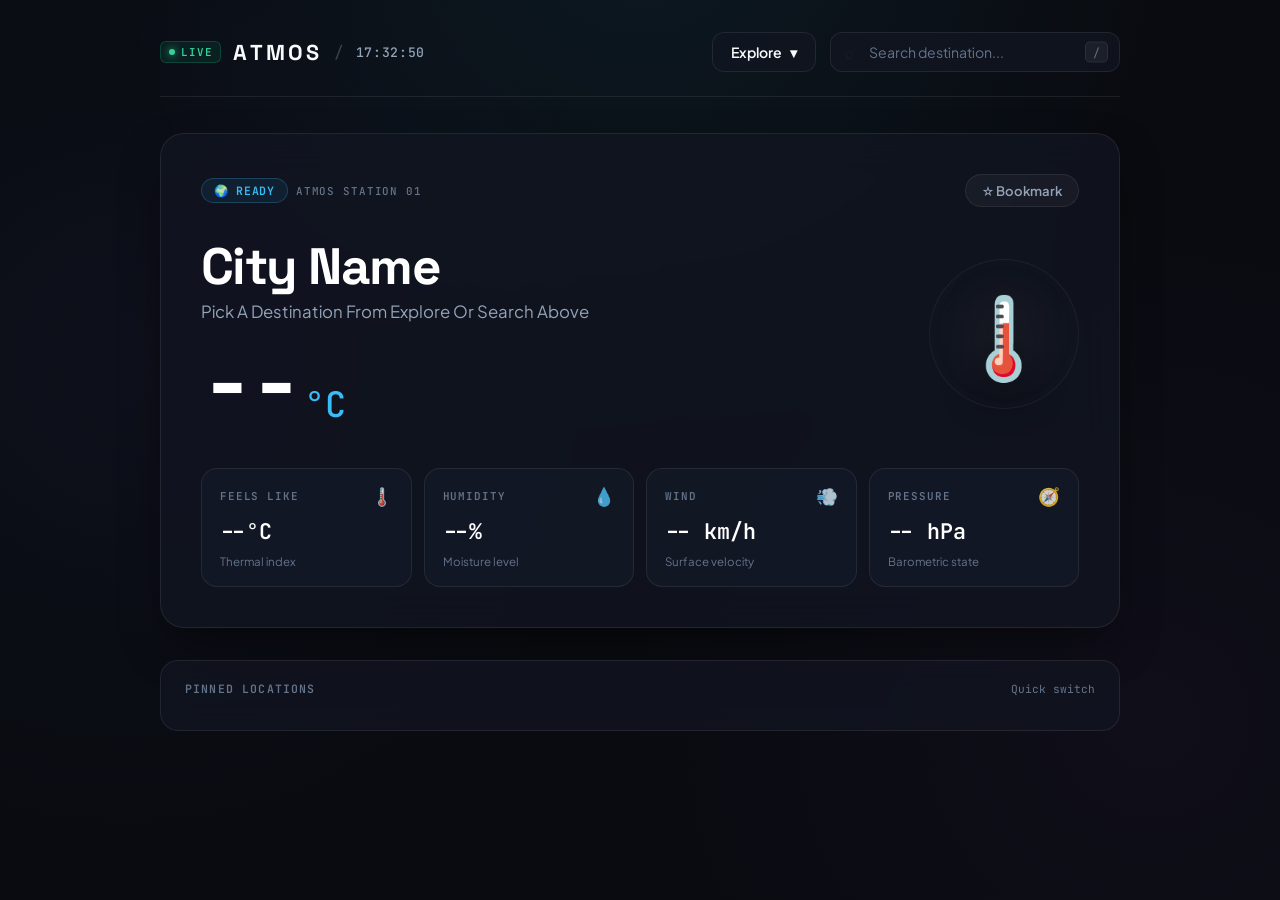
<file: WeatherDashboard/wwwroot/index.html>
<!DOCTYPE html>
<html lang="tr">
<head>
    <meta charset="UTF-8" />
    <meta name="viewport" content="width=device-width, initial-scale=1.0" />
    <title>ATMOS — Weather Intelligence</title>
    <link rel="preconnect" href="https://fonts.googleapis.com" />
    <link rel="preconnect" href="https://fonts.gstatic.com" crossorigin />
    <link href="https://fonts.googleapis.com/css2?family=JetBrains+Mono:wght@400;500;600&family=Plus+Jakarta+Sans:wght@400;500;600;700&family=Space+Grotesk:wght@500;600;700&display=swap" rel="stylesheet" />
    <link rel="stylesheet" href="css/style.css" />
</head>
<body>
    <div class="page">

        <header class="app-header">
            <div class="brand">
                <div class="brand-badge"><span class="pulse-dot"></span> LIVE</div>
                <span class="brand-name">ATMOS</span>
                <span class="brand-sep">/</span>
                <span class="live-clock" id="liveClock">--:--</span>
            </div>

            <div class="top-bar">
                <!-- Sol: Countries -->
                <div class="country-area">
                    <button type="button" id="mainCountryBtn" class="main-country-btn">
                        <span>Explore</span> <span>▾</span>
                    </button>
                <div class="country-dropdown">

                    <div class="country-item">
                        <button type="button" class="sub-country-btn">🇹🇷 Turkey</button>
                        <div class="city-menu">
                            <button class="city-btn">Istanbul</button>
                            <button class="city-btn">Ankara</button>
                            <button class="city-btn">Izmir</button>
                            <button class="city-btn">Antalya</button>
                            <button class="city-btn">Bursa</button>
                            <button class="city-btn">Giresun</button>
                            <button class="city-btn">Trabzon</button>
                        </div>
                    </div>

                    <div class="country-item">
                        <button type="button" class="sub-country-btn">🇺🇸 USA</button>
                        <div class="city-menu">
                            <button class="city-btn">New York</button>
                            <button class="city-btn">Los Angeles</button>
                            <button class="city-btn">Chicago</button>
                            <button class="city-btn">Houston</button>
                            <button class="city-btn">Miami</button>
                            <button class="city-btn">Seattle</button>
                            <button class="city-btn">San Francisco</button>
                        </div>
                    </div>

                    <div class="country-item">
                        <button type="button" class="sub-country-btn">🇬🇧 UK</button>
                        <div class="city-menu">
                            <button class="city-btn">London</button>
                            <button class="city-btn">Manchester</button>
                            <button class="city-btn">Birmingham</button>
                            <button class="city-btn">Leeds</button>
                            <button class="city-btn">Glasgow</button>
                            <button class="city-btn">Edinburgh</button>
                            <button class="city-btn">Liverpool</button>
                        </div>
                    </div>

                    <div class="country-item">
                        <button type="button" class="sub-country-btn">🇩🇪 Germany</button>
                        <div class="city-menu">
                            <button class="city-btn">Berlin</button>
                            <button class="city-btn">Munich</button>
                            <button class="city-btn">Hamburg</button>
                            <button class="city-btn">Frankfurt</button>
                            <button class="city-btn">Cologne</button>
                            <button class="city-btn">Stuttgart</button>
                            <button class="city-btn">Düsseldorf</button>
                        </div>
                    </div>

                    <div class="country-item">
                        <button type="button" class="sub-country-btn">🇫🇷 France</button>
                        <div class="city-menu">
                            <button class="city-btn">Paris</button>
                            <button class="city-btn">Lyon</button>
                            <button class="city-btn">Marseille</button>
                            <button class="city-btn">Nice</button>
                            <button class="city-btn">Toulouse</button>
                            <button class="city-btn">Bordeaux</button>
                            <button class="city-btn">Strasbourg</button>
                        </div>
                    </div>

                    <div class="country-item">
                        <button type="button" class="sub-country-btn">🇮🇹 Italy</button>
                        <div class="city-menu">
                            <button class="city-btn">Rome</button>
                            <button class="city-btn">Milan</button>
                            <button class="city-btn">Venice</button>
                            <button class="city-btn">Florence</button>
                            <button class="city-btn">Naples</button>
                            <button class="city-btn">Turin</button>
                            <button class="city-btn">Bologna</button>
                        </div>
                    </div>

                    <div class="country-item">
                        <button type="button" class="sub-country-btn">🇪🇸 Spain</button>
                        <div class="city-menu">
                            <button class="city-btn">Madrid</button>
                            <button class="city-btn">Barcelona</button>
                            <button class="city-btn">Seville</button>
                            <button class="city-btn">Valencia</button>
                            <button class="city-btn">Bilbao</button>
                            <button class="city-btn">Malaga</button>
                        </div>
                    </div>

                    <div class="country-item">
                        <button type="button" class="sub-country-btn">🇯🇵 Japan</button>
                        <div class="city-menu">
                            <button class="city-btn">Tokyo</button>
                            <button class="city-btn">Osaka</button>
                            <button class="city-btn">Kyoto</button>
                            <button class="city-btn">Hiroshima</button>
                            <button class="city-btn">Sapporo</button>
                            <button class="city-btn">Nagoya</button>
                            <button class="city-btn">Fukuoka</button>
                        </div>
                    </div>

                    <div class="country-item">
                        <button type="button" class="sub-country-btn">🇳🇱 Netherlands</button>
                        <div class="city-menu">
                            <button class="city-btn">Amsterdam</button>
                            <button class="city-btn">Rotterdam</button>
                            <button class="city-btn">The Hague</button>
                            <button class="city-btn">Utrecht</button>
                            <button class="city-btn">Eindhoven</button>
                        </div>
                    </div>

                    <div class="country-item">
                        <button type="button" class="sub-country-btn">🇨🇭 Switzerland</button>
                        <div class="city-menu">
                            <button class="city-btn">Zurich</button>
                            <button class="city-btn">Geneva</button>
                            <button class="city-btn">Basel</button>
                            <button class="city-btn">Bern</button>
                            <button class="city-btn">Lausanne</button>
                        </div>
                    </div>

                    <div class="country-item">
                        <button type="button" class="sub-country-btn">🇦🇪 UAE</button>
                        <div class="city-menu">
                            <button class="city-btn">Dubai</button>
                            <button class="city-btn">Abu Dhabi</button>
                            <button class="city-btn">Sharjah</button>
                        </div>
                    </div>

                    <div class="country-item">
                        <button type="button" class="sub-country-btn">🇨🇦 Canada</button>
                        <div class="city-menu">
                            <button class="city-btn">Toronto</button>
                            <button class="city-btn">Vancouver</button>
                            <button class="city-btn">Montreal</button>
                            <button class="city-btn">Calgary</button>
                            <button class="city-btn">Ottawa</button>
                        </div>
                    </div>

                    <div class="country-item">
                        <button type="button" class="sub-country-btn">🇦🇺 Australia</button>
                        <div class="city-menu">
                            <button class="city-btn">Sydney</button>
                            <button class="city-btn">Melbourne</button>
                            <button class="city-btn">Brisbane</button>
                            <button class="city-btn">Perth</button>
                            <button class="city-btn">Adelaide</button>
                        </div>
                    </div>

                    <div class="country-item">
                        <button type="button" class="sub-country-btn">🇧🇷 Brazil</button>
                        <div class="city-menu">
                            <button class="city-btn">São Paulo</button>
                            <button class="city-btn">Rio de Janeiro</button>
                            <button class="city-btn">Brasília</button>
                            <button class="city-btn">Salvador</button>
                            <button class="city-btn">Fortaleza</button>
                        </div>
                    </div>

                    <div class="country-item">
                        <button type="button" class="sub-country-btn">🇰🇷 South Korea</button>
                        <div class="city-menu">
                            <button class="city-btn">Seoul</button>
                            <button class="city-btn">Busan</button>
                            <button class="city-btn">Incheon</button>
                            <button class="city-btn">Daegu</button>
                        </div>
                    </div>

                    <div class="country-item">
                        <button type="button" class="sub-country-btn">🇮🇳 India</button>
                        <div class="city-menu">
                            <button class="city-btn">Mumbai</button>
                            <button class="city-btn">Delhi</button>
                            <button class="city-btn">Bangalore</button>
                            <button class="city-btn">Hyderabad</button>
                            <button class="city-btn">Chennai</button>
                        </div>
                    </div>

                </div>
            </div>

            <!-- Sağ: Arama -->
            <div class="search-panel">
                <span class="search-symbol">⌕</span>
                <input type="text" id="searchInput" class="search-input" placeholder="Search destination..." autocomplete="off" />
                <span class="search-shortcut">/</span>
                <ul id="searchResults" class="search-results"></ul>
            </div>
        </div>
    </header>

    <!-- Main Weather Bento Stage -->
    <div class="weather-card" id="weatherCard">
        <div class="card-meta">
            <div class="badge-group">
                <span class="weather-badge" id="dayNightBadge">🌍 READY</span>
                <span class="station-badge">ATMOS STATION 01</span>
            </div>
            <button id="favoriteToggle" type="button" class="favorite-toggle">☆ Bookmark</button>
        </div>

        <div class="card-hero">
            <div class="hero-left">
                <h2 id="cityName" class="weather-city">Select City</h2>
                <div class="weather-desc" id="weatherDesc">Pick a destination from Explore or search above</div>
                <div class="weather-temp-wrapper">
                    <span class="weather-temp" id="weatherTemp">--</span>
                    <span class="weather-unit">°C</span>
                </div>
            </div>

            <div class="hero-right">
                <div class="art-halo">
                    <span class="weather-emoji" id="weatherEmoji">🌡️</span>
                </div>
            </div>
        </div>

        <!-- Telemetry Bento Grid -->
        <div class="weather-details" id="weatherDetails">
            <div class="detail-card">
                <div class="detail-top">
                    <span class="detail-label">FEELS LIKE</span>
                    <span class="detail-icon">🌡️</span>
                </div>
                <div class="detail-val" id="feelsLike">--°C</div>
                <span class="detail-caption">Thermal index</span>
            </div>
            <div class="detail-card">
                <div class="detail-top">
                    <span class="detail-label">HUMIDITY</span>
                    <span class="detail-icon">💧</span>
                </div>
                <div class="detail-val" id="humidity">--%</div>
                <span class="detail-caption">Moisture level</span>
            </div>
            <div class="detail-card">
                <div class="detail-top">
                    <span class="detail-label">WIND</span>
                    <span class="detail-icon">💨</span>
                </div>
                <div class="detail-val" id="windSpeed">-- km/h</div>
                <span class="detail-caption">Surface velocity</span>
            </div>
            <div class="detail-card">
                <div class="detail-top">
                    <span class="detail-label">PRESSURE</span>
                    <span class="detail-icon">🧭</span>
                </div>
                <div class="detail-val" id="pressure">-- hPa</div>
                <span class="detail-caption">Barometric state</span>
            </div>
        </div>
    </div>

    <!-- Favorites -->
    <div class="favorite-box">
        <div class="fav-header">
            <h3>PINNED LOCATIONS</h3>
            <span class="fav-hint">Quick switch</span>
        </div>
        <div class="favorite-list"></div>
    </div>

    </div>
    <script src="js/script.js"></script>
</body>
</html>
</file>
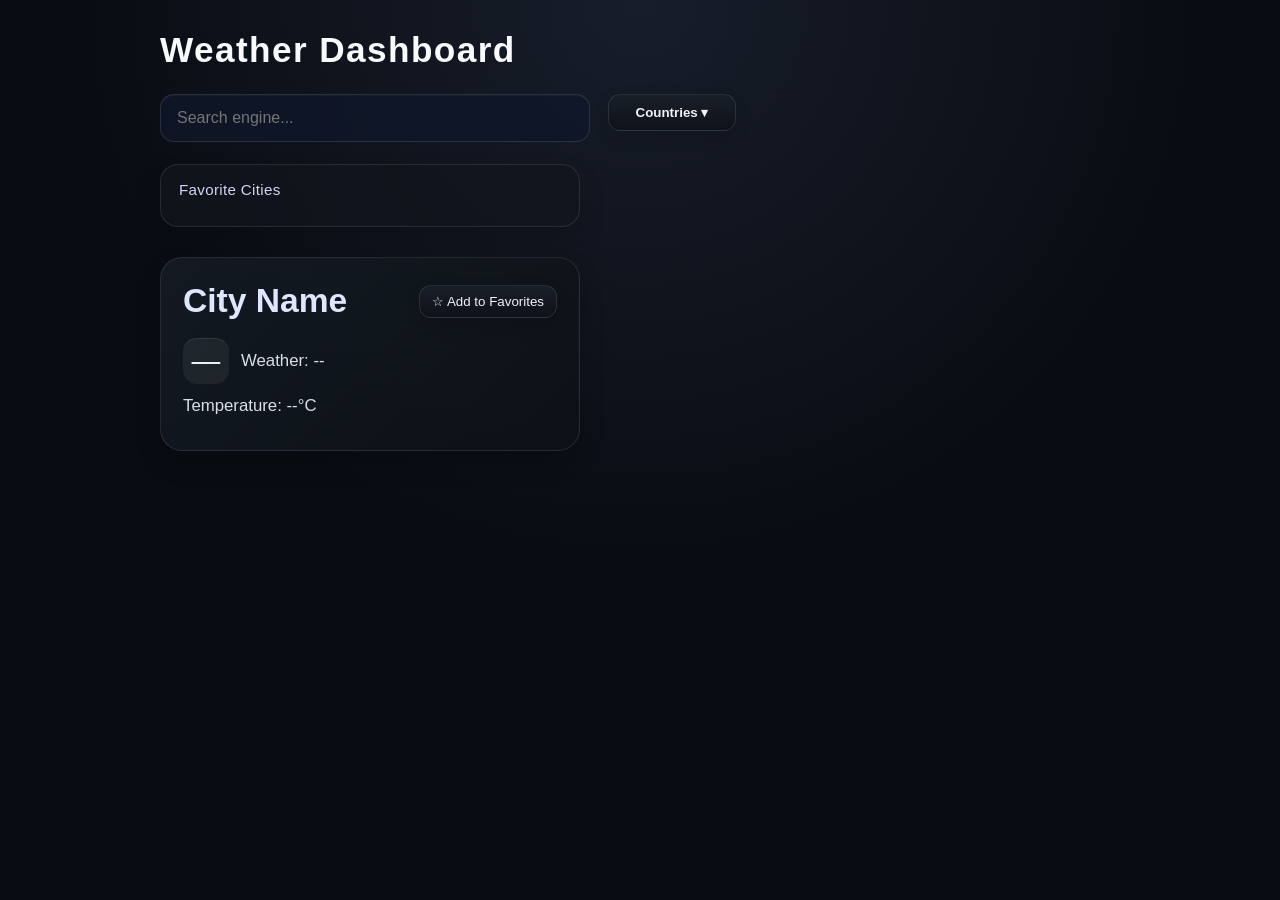
<file: WeatherDashboard.html>
<!DOCTYPE html>
<html lang="tr">
  <head>
    <meta charset="UTF-8" />
    <meta name="viewport" content="width=device-width, initial-scale=1.0" />
    <title>Weather Dashboard</title>
    <link rel="stylesheet" href="style.css" />
  </head>
  <body>
    <div class="page">
      <header class="topbar">
        <h1 class="header-title">Weather Dashboard</h1>
      </header>

      <div class="search-row">
        <section class="search-panel">
          <input
            type="text"
            id="searchInput"
            class="search-input"
            placeholder="Search engine..."
            autocomplete="off"
          />

          <ul id="searchResults" class="search-results" aria-live="polite"></ul>
        </section>

        <div class="country-area">
          <button type="button" id="mainCountryBtn" class="main-country-btn" aria-expanded="false">
            Countries <span>▾</span>
          </button>

          <div class="country-dropdown">
            <div class="country-item">
              <button type="button" id="subCountryTurkey" class="sub-country-btn">Turkey</button>
              <div class="city-menu">
                <button type="button" class="city-btn">Antalya</button>
                <button type="button" class="city-btn">Istanbul</button>
                <button type="button" class="city-btn">Ankara</button>
                <button type="button" class="city-btn">Izmir</button>
                <button type="button" class="city-btn">Bursa</button>
              </div>
            </div>

            <div class="country-item">
              <button type="button" id="subCountryUSA" class="sub-country-btn">USA</button>
              <div class="city-menu">
                <button type="button" class="city-btn">New York</button>
                <button type="button" class="city-btn">Los Angeles</button>
                <button type="button" class="city-btn">Chicago</button>
                <button type="button" class="city-btn">Houston</button>
                <button type="button" class="city-btn">Miami</button>
              </div>
            </div>

            <div class="country-item">
              <button type="button" id="subCountryGermany" class="sub-country-btn">Germany</button>
              <div class="city-menu">
                <button type="button" class="city-btn">Berlin</button>
                <button type="button" class="city-btn">Munich</button>
                <button type="button" class="city-btn">Hamburg</button>
                <button type="button" class="city-btn">Frankfurt</button>
                <button type="button" class="city-btn">Cologne</button>
              </div>
            </div>

            <div class="country-item">
              <button type="button" id="subCountryFrance" class="sub-country-btn">France</button>
              <div class="city-menu">
                <button type="button" class="city-btn">Paris</button>
                <button type="button" class="city-btn">Lyon</button>
                <button type="button" class="city-btn">Marseille</button>
                <button type="button" class="city-btn">Nice</button>
                <button type="button" class="city-btn">Toulouse</button>
              </div>
            </div>

            <div class="country-item">
              <button type="button" id="subCountryUK" class="sub-country-btn">UK</button>
              <div class="city-menu">
                <button type="button" class="city-btn">London</button>
                <button type="button" class="city-btn">Manchester</button>
                <button type="button" class="city-btn">Birmingham</button>
                <button type="button" class="city-btn">Leeds</button>
                <button type="button" class="city-btn">Glasgow</button>
              </div>
            </div>
          </div>
        </div>
      </div>

      <div class="favorite-box">
        <h3>Favorite Cities</h3>
        <div class="favorite-list"></div>
      </div>

      <section class="weather-card">
        <div class="weather-header">
          <h2 id="cityName" class="weather-city">City Name</h2>
          <button id="favoriteToggle" type="button" class="favorite-toggle">☆ Add to Favorites</button>
        </div>

        <div class="weather-status">
          <span id="weatherEmoji" class="weather-emoji" aria-label="Weather condition">—</span>
          <p id="weatherText" class="weather-text">Weather: --</p>
        </div>

        <p id="temperatureText" class="weather-text">Temperature: --°C</p>
      </section>
    </div>

    <script src="script.js"></script>
  </body>
</html>
</file>
<file: WeatherDashboard/wwwroot/css/style.css>
/* ==========================================================================
   ATMOS — Modern Bespoke Weather Intelligence Design System
   Typography: Space Grotesk (Headings) | Plus Jakarta Sans (UI) | JetBrains Mono (Telemetry)
   ========================================================================== */

* {
    box-sizing: border-box;
    margin: 0;
    padding: 0;
}

:root {
    --bg-base: #090b10;
    --bg-surface: rgba(18, 22, 34, 0.75);
    --bg-card: rgba(23, 29, 45, 0.55);
    --bg-card-hover: rgba(30, 38, 59, 0.7);
    
    --border-hairline: rgba(255, 255, 255, 0.08);
    --border-active: rgba(110, 160, 255, 0.35);
    --border-highlight: rgba(255, 255, 255, 0.15);

    --text-primary: #f8fafc;
    --text-secondary: #94a3b8;
    --text-muted: #64748b;
    --text-accent: #38bdf8;

    --font-heading: 'Space Grotesk', -apple-system, BlinkMacSystemFont, sans-serif;
    --font-sans: 'Plus Jakarta Sans', -apple-system, BlinkMacSystemFont, sans-serif;
    --font-mono: 'JetBrains Mono', monospace;

    --ease-out: cubic-bezier(0.16, 1, 0.3, 1);
}

body {
    font-family: var(--font-sans);
    background-color: var(--bg-base);
    background-image: 
        radial-gradient(circle at 50% -10%, rgba(56, 189, 248, 0.08) 0%, transparent 45%),
        radial-gradient(circle at 10% 40%, rgba(99, 102, 241, 0.05) 0%, transparent 40%),
        radial-gradient(circle at 90% 80%, rgba(168, 85, 247, 0.04) 0%, transparent 40%);
    background-attachment: fixed;
    color: var(--text-primary);
    min-height: 100vh;
    padding: 32px 20px 60px;
    -webkit-font-smoothing: antialiased;
    -moz-osx-font-smoothing: grayscale;
}

.page {
    max-width: 960px;
    margin: 0 auto;
}

/* ==========================================================================
   TOP APPLICATION BAR
   ========================================================================== */

.app-header {
    display: flex;
    justify-content: space-between;
    align-items: center;
    gap: 20px;
    margin-bottom: 36px;
    padding-bottom: 24px;
    border-bottom: 1px solid var(--border-hairline);
    flex-wrap: wrap;
}

.brand {
    display: flex;
    align-items: center;
    gap: 12px;
}

.brand-badge {
    display: inline-flex;
    align-items: center;
    gap: 6px;
    font-family: var(--font-mono);
    font-size: 0.68rem;
    font-weight: 600;
    letter-spacing: 0.08em;
    color: #34d399;
    background: rgba(16, 185, 129, 0.1);
    border: 1px solid rgba(16, 185, 129, 0.25);
    padding: 3px 8px;
    border-radius: 6px;
}

.pulse-dot {
    width: 6px;
    height: 6px;
    background-color: #34d399;
    border-radius: 50%;
    box-shadow: 0 0 8px #34d399;
    animation: livePulse 2s ease-in-out infinite;
}

@keyframes livePulse {
    0%, 100% { opacity: 1; transform: scale(1); }
    50% { opacity: 0.4; transform: scale(0.8); }
}

.brand-name {
    font-family: var(--font-heading);
    font-size: 1.35rem;
    font-weight: 700;
    letter-spacing: 0.14em;
    color: var(--text-primary);
}

.brand-sep {
    color: var(--text-muted);
    font-family: var(--font-mono);
    opacity: 0.5;
}

.live-clock {
    font-family: var(--font-mono);
    font-size: 0.82rem;
    font-weight: 500;
    color: var(--text-secondary);
    letter-spacing: 0.05em;
}

.top-bar {
    display: flex;
    align-items: center;
    gap: 14px;
    position: relative;
    z-index: 100;
}

/* ==========================================================================
   CONTROLS: COUNTRIES & SEARCH
   ========================================================================== */

.country-area {
    position: relative;
}

.main-country-btn {
    display: inline-flex;
    align-items: center;
    gap: 8px;
    padding: 10px 18px;
    background: var(--bg-surface);
    border: 1px solid var(--border-hairline);
    border-radius: 12px;
    color: var(--text-primary);
    font-family: var(--font-sans);
    font-size: 0.88rem;
    font-weight: 600;
    cursor: pointer;
    transition: all 0.2s var(--ease-out);
    backdrop-filter: blur(16px);
}

.main-country-btn:hover {
    background: var(--bg-card-hover);
    border-color: var(--border-highlight);
    color: #fff;
}

.country-dropdown {
    position: absolute;
    top: calc(100% + 8px);
    left: 0;
    min-width: 220px;
    background: rgba(14, 18, 28, 0.96);
    border: 1px solid var(--border-hairline);
    border-radius: 14px;
    overflow: visible;
    display: none;
    box-shadow: 0 24px 50px rgba(0, 0, 0, 0.7);
    backdrop-filter: blur(24px);
    -webkit-backdrop-filter: blur(24px);
}

.country-area.open .country-dropdown {
    display: block;
    animation: fadeIn 0.15s ease;
}

@keyframes fadeIn {
    from { opacity: 0; transform: translateY(-4px); }
    to { opacity: 1; transform: translateY(0); }
}

.country-item {
    position: relative;
}

/* Hover bridge to make mouse movement to submenu 100% reliable */
.country-item.open::after {
    content: '';
    position: absolute;
    top: 0;
    bottom: 0;
    right: -20px;
    width: 30px;
    background: transparent;
    z-index: 150;
}

.sub-country-btn {
    width: 100%;
    text-align: left;
    padding: 11px 16px;
    background: transparent;
    border: none;
    border-bottom: 1px solid rgba(255, 255, 255, 0.04);
    color: var(--text-primary);
    font-size: 0.88rem;
    font-family: var(--font-sans);
    font-weight: 500;
    cursor: default;
    pointer-events: none;
    user-select: none;
}

.country-item:last-child .sub-country-btn {
    border-bottom: none;
}

.city-menu {
    position: absolute;
    left: 100%;
    top: 0;
    min-width: 190px;
    max-height: 380px;
    overflow-y: auto;
    background: rgba(14, 18, 28, 0.98);
    border: 1px solid var(--border-hairline);
    border-radius: 14px;
    display: none;
    box-shadow: 0 24px 50px rgba(0, 0, 0, 0.7);
    z-index: 200;
    backdrop-filter: blur(24px);
    -webkit-backdrop-filter: blur(24px);
}

.city-menu::-webkit-scrollbar,
.country-dropdown::-webkit-scrollbar {
    width: 6px;
}

.city-menu::-webkit-scrollbar-track,
.country-dropdown::-webkit-scrollbar-track {
    background: rgba(255, 255, 255, 0.02);
}

.city-menu::-webkit-scrollbar-thumb,
.country-dropdown::-webkit-scrollbar-thumb {
    background: rgba(255, 255, 255, 0.15);
    border-radius: 4px;
}

.city-menu::-webkit-scrollbar-thumb:hover,
.country-dropdown::-webkit-scrollbar-thumb:hover {
    background: rgba(255, 255, 255, 0.3);
}

.country-item.open .city-menu {
    display: block;
    animation: fadeIn 0.15s ease;
}

.city-btn {
    display: block;
    width: 100%;
    text-align: left;
    padding: 9px 16px;
    background: transparent;
    border: none;
    border-bottom: 1px solid rgba(255, 255, 255, 0.04);
    color: var(--text-secondary);
    font-size: 0.86rem;
    font-family: var(--font-sans);
    cursor: pointer;
    transition: all 0.15s ease;
}

.city-btn:last-child {
    border-bottom: none;
}

.city-btn:hover {
    background: rgba(56, 189, 248, 0.1);
    color: #fff;
    padding-left: 20px;
}

/* SEARCH INPUT */
.search-panel {
    position: relative;
    width: 290px;
}

.search-symbol {
    position: absolute;
    left: 14px;
    top: 50%;
    transform: translateY(-50%);
    color: var(--text-muted);
    font-size: 1.1rem;
    pointer-events: none;
}

.search-input {
    width: 100%;
    padding: 10px 42px 10px 38px;
    background: var(--bg-surface);
    border: 1px solid var(--border-hairline);
    border-radius: 12px;
    color: var(--text-primary);
    font-size: 0.88rem;
    font-family: var(--font-sans);
    outline: none;
    transition: all 0.2s var(--ease-out);
    backdrop-filter: blur(16px);
}

.search-input:focus {
    border-color: var(--text-accent);
    background: rgba(22, 28, 44, 0.85);
    box-shadow: 0 0 0 3px rgba(56, 189, 248, 0.15);
}

.search-input::placeholder {
    color: var(--text-muted);
}

.search-shortcut {
    position: absolute;
    right: 12px;
    top: 50%;
    transform: translateY(-50%);
    font-family: var(--font-mono);
    font-size: 0.72rem;
    color: var(--text-muted);
    background: rgba(255, 255, 255, 0.05);
    border: 1px solid rgba(255, 255, 255, 0.08);
    padding: 2px 7px;
    border-radius: 5px;
    pointer-events: none;
}

.search-results {
    position: absolute;
    top: calc(100% + 8px);
    left: 0;
    right: 0;
    list-style: none;
    background: rgba(14, 18, 28, 0.96);
    border: 1px solid var(--border-hairline);
    border-radius: 14px;
    overflow: hidden;
    display: none;
    z-index: 200;
    box-shadow: 0 24px 50px rgba(0, 0, 0, 0.7);
    backdrop-filter: blur(24px);
    -webkit-backdrop-filter: blur(24px);
}

.search-results.active {
    display: block;
}

.search-results li {
    display: flex;
    justify-content: space-between;
    align-items: center;
    padding: 11px 16px;
    cursor: pointer;
    border-bottom: 1px solid rgba(255, 255, 255, 0.04);
    font-size: 0.88rem;
    color: var(--text-secondary);
    transition: all 0.15s ease;
}

.search-results li:last-child {
    border-bottom: none;
}

.search-results li:hover {
    background: rgba(56, 189, 248, 0.1);
    color: var(--text-primary);
}

/* ==========================================================================
   MAIN BENTO WEATHER STAGE
   ========================================================================== */

.weather-card {
    background: var(--bg-surface);
    border: 1px solid var(--border-hairline);
    border-radius: 24px;
    padding: 40px;
    margin-bottom: 32px;
    backdrop-filter: blur(20px);
    -webkit-backdrop-filter: blur(20px);
    box-shadow: 0 20px 50px -15px rgba(0, 0, 0, 0.6);
    position: relative;
    overflow: hidden;
    transition: all 0.45s var(--ease-out);
}

/* Top Meta Row inside Card */
.card-meta {
    display: flex;
    justify-content: space-between;
    align-items: center;
    margin-bottom: 32px;
    flex-wrap: wrap;
    gap: 12px;
}

.badge-group {
    display: flex;
    align-items: center;
    gap: 8px;
}

.weather-badge {
    font-family: var(--font-mono);
    font-size: 0.72rem;
    font-weight: 600;
    letter-spacing: 0.06em;
    color: var(--text-accent);
    background: rgba(56, 189, 248, 0.08);
    border: 1px solid rgba(56, 189, 248, 0.22);
    padding: 4px 12px;
    border-radius: 20px;
}

.station-badge {
    font-family: var(--font-mono);
    font-size: 0.68rem;
    font-weight: 500;
    color: var(--text-muted);
    letter-spacing: 0.08em;
}

.favorite-toggle {
    font-family: var(--font-sans);
    font-size: 0.82rem;
    font-weight: 600;
    color: var(--text-secondary);
    background: rgba(255, 255, 255, 0.04);
    border: 1px solid var(--border-hairline);
    padding: 7px 16px;
    border-radius: 20px;
    cursor: pointer;
    transition: all 0.2s ease;
}

.favorite-toggle:hover {
    color: #fff;
    border-color: var(--border-highlight);
    background: rgba(255, 255, 255, 0.08);
}

.favorite-toggle.active {
    color: #fbbf24;
    border-color: rgba(251, 191, 36, 0.4);
    background: rgba(251, 191, 36, 0.08);
}

/* Hero Content (Two Columns) */
.card-hero {
    display: flex;
    justify-content: space-between;
    align-items: center;
    gap: 24px;
    margin-bottom: 40px;
}

.hero-left {
    flex: 1;
}

.weather-city {
    font-family: var(--font-heading);
    font-size: 3.2rem;
    font-weight: 700;
    line-height: 1.1;
    color: #ffffff;
    letter-spacing: -0.03em;
    margin-bottom: 6px;
}

.weather-desc {
    font-size: 1.05rem;
    color: var(--text-secondary);
    text-transform: capitalize;
    margin-bottom: 24px;
}

.weather-temp-wrapper {
    display: inline-flex;
    align-items: baseline;
    gap: 4px;
}

.weather-temp {
    font-family: var(--font-mono);
    font-size: 5.5rem;
    font-weight: 700;
    line-height: 0.9;
    color: #ffffff;
    letter-spacing: -0.04em;
}

.weather-unit {
    font-family: var(--font-mono);
    font-size: 2.2rem;
    font-weight: 500;
    color: var(--text-accent);
}

/* Right Art Orb */
.hero-right {
    display: flex;
    justify-content: center;
    align-items: center;
}

.art-halo {
    width: 150px;
    height: 150px;
    border-radius: 50%;
    background: radial-gradient(circle, rgba(255, 255, 255, 0.05) 0%, transparent 70%);
    border: 1px solid rgba(255, 255, 255, 0.06);
    display: flex;
    justify-content: center;
    align-items: center;
    position: relative;
    box-shadow: inset 0 0 30px rgba(255, 255, 255, 0.02);
}

.weather-emoji {
    font-size: 5rem;
    line-height: 1;
    filter: drop-shadow(0 10px 20px rgba(0, 0, 0, 0.5));
    animation: gentleFloat 4s ease-in-out infinite;
    user-select: none;
}

@keyframes gentleFloat {
    0%, 100% { transform: translateY(0px); }
    50% { transform: translateY(-8px); }
}

.emoji-pop {
    animation: emblemPop 0.4s var(--ease-out);
}

@keyframes emblemPop {
    0% { transform: scale(0.6); opacity: 0; }
    80% { transform: scale(1.1); }
    100% { transform: scale(1); opacity: 1; }
}

/* ==========================================================================
   BENTO TELEMETRY GRID
   ========================================================================== */

.weather-details {
    display: grid;
    grid-template-columns: repeat(4, 1fr);
    gap: 12px;
}

.detail-card {
    background: var(--bg-card);
    border: 1px solid var(--border-hairline);
    border-radius: 16px;
    padding: 16px 18px;
    transition: all 0.2s var(--ease-out);
}

.detail-card:hover {
    background: var(--bg-card-hover);
    border-color: var(--border-highlight);
    transform: translateY(-2px);
}

.detail-top {
    display: flex;
    justify-content: space-between;
    align-items: center;
    margin-bottom: 10px;
}

.detail-label {
    font-family: var(--font-mono);
    font-size: 0.68rem;
    font-weight: 600;
    letter-spacing: 0.08em;
    color: var(--text-muted);
}

.detail-icon {
    font-size: 1.1rem;
    opacity: 0.8;
}

.detail-val {
    font-family: var(--font-mono);
    font-size: 1.35rem;
    font-weight: 600;
    color: #ffffff;
    margin-bottom: 4px;
}

.detail-caption {
    font-size: 0.72rem;
    color: var(--text-muted);
}

/* ==========================================================================
   DYNAMIC ATMOSPHERIC THEMES
   ========================================================================== */

.weather-card.theme-night {
    border-color: rgba(168, 85, 247, 0.25);
    background: linear-gradient(135deg, rgba(17, 18, 36, 0.85) 0%, rgba(10, 12, 20, 0.8) 100%);
    box-shadow: 0 24px 60px -15px rgba(0, 0, 0, 0.8), 0 0 40px rgba(168, 85, 247, 0.1);
}

.weather-card.theme-night .art-halo {
    border-color: rgba(168, 85, 247, 0.25);
    box-shadow: 0 0 35px rgba(168, 85, 247, 0.15);
}

.weather-card.theme-sunny {
    border-color: rgba(245, 158, 11, 0.25);
    background: linear-gradient(135deg, rgba(28, 20, 14, 0.85) 0%, rgba(12, 12, 18, 0.8) 100%);
    box-shadow: 0 24px 60px -15px rgba(0, 0, 0, 0.8), 0 0 40px rgba(245, 158, 11, 0.1);
}

.weather-card.theme-sunny .art-halo {
    border-color: rgba(245, 158, 11, 0.25);
    box-shadow: 0 0 35px rgba(245, 158, 11, 0.15);
}

.weather-card.theme-rain {
    border-color: rgba(56, 189, 248, 0.25);
    background: linear-gradient(135deg, rgba(13, 24, 38, 0.85) 0%, rgba(10, 14, 22, 0.8) 100%);
    box-shadow: 0 24px 60px -15px rgba(0, 0, 0, 0.8), 0 0 40px rgba(56, 189, 248, 0.1);
}

.weather-card.theme-rain .art-halo {
    border-color: rgba(56, 189, 248, 0.25);
    box-shadow: 0 0 35px rgba(56, 189, 248, 0.15);
}

.weather-card.theme-storm {
    border-color: rgba(234, 179, 8, 0.25);
    background: linear-gradient(135deg, rgba(24, 18, 40, 0.85) 0%, rgba(10, 10, 20, 0.8) 100%);
    box-shadow: 0 24px 60px -15px rgba(0, 0, 0, 0.8), 0 0 40px rgba(234, 179, 8, 0.1);
}

.weather-card.theme-snow {
    border-color: rgba(226, 232, 240, 0.3);
    background: linear-gradient(135deg, rgba(20, 26, 38, 0.85) 0%, rgba(11, 14, 20, 0.8) 100%);
    box-shadow: 0 24px 60px -15px rgba(0, 0, 0, 0.8), 0 0 40px rgba(226, 232, 240, 0.1);
}

.weather-card.theme-cloudy {
    border-color: rgba(148, 163, 184, 0.2);
    background: linear-gradient(135deg, rgba(18, 22, 32, 0.85) 0%, rgba(11, 14, 20, 0.8) 100%);
}

/* ==========================================================================
   PINNED LOCATIONS (FAVORITES)
   ========================================================================== */

.favorite-box {
    background: var(--bg-surface);
    border: 1px solid var(--border-hairline);
    border-radius: 18px;
    padding: 20px 24px;
    backdrop-filter: blur(16px);
}

.fav-header {
    display: flex;
    justify-content: space-between;
    align-items: center;
    margin-bottom: 14px;
}

.fav-header h3 {
    font-family: var(--font-mono);
    font-size: 0.72rem;
    font-weight: 600;
    letter-spacing: 0.1em;
    color: var(--text-muted);
}

.fav-hint {
    font-family: var(--font-mono);
    font-size: 0.7rem;
    color: var(--text-muted);
}

.favorite-list {
    display: flex;
    flex-wrap: wrap;
    gap: 8px;
}

.favorite-city {
    font-family: var(--font-sans);
    font-size: 0.82rem;
    font-weight: 500;
    padding: 6px 14px;
    background: rgba(255, 255, 255, 0.04);
    border: 1px solid var(--border-hairline);
    border-radius: 8px;
    color: var(--text-secondary);
    cursor: pointer;
    transition: all 0.18s ease;
}

.favorite-city:hover {
    background: rgba(56, 189, 248, 0.1);
    border-color: rgba(56, 189, 248, 0.3);
    color: #ffffff;
    transform: translateY(-1px);
}

.favorite-city.active {
    border-color: rgba(251, 191, 36, 0.4);
    color: #fbbf24;
    background: rgba(251, 191, 36, 0.08);
}

/* ==========================================================================
   RESPONSIVE LAYOUT (MOBILE & TABLET)
   ========================================================================== */

@media (max-width: 768px) {
    .app-header {
        flex-direction: column;
        align-items: stretch;
        gap: 16px;
    }

    .top-bar {
        flex-direction: column;
        width: 100%;
    }

    .country-area, .search-panel {
        width: 100%;
    }

    .main-country-btn {
        width: 100%;
        justify-content: space-between;
    }

    .card-hero {
        flex-direction: column-reverse;
        align-items: flex-start;
        gap: 20px;
    }

    .hero-right {
        align-self: center;
    }

    .weather-city {
        font-size: 2.4rem;
    }

    .weather-temp {
        font-size: 4.2rem;
    }

    .weather-details {
        grid-template-columns: repeat(2, 1fr);
    }
}
</file>
<file: style.css>
* {
  box-sizing: border-box;
}

:root {
  --bg-deep: #05070b;
  --bg-mid: #101820;
  --panel: rgba(20, 24, 31, 0.78);
  --panel-strong: rgba(12, 16, 21, 0.94);
  --line: rgba(204, 214, 224, 0.14);
  --accent: #c7d9f8;
  --accent-2: #d7c8f7;
  --warm: #d9c27d;
  --rose: #e7d5f0;
  --text: #edf2f7;
  --muted: #d7dfe9;
}

body {
  margin: 0;
  font-family: "Segoe UI", Tahoma, Geneva, Verdana, sans-serif;
  background: radial-gradient(circle at top, #171d2a 0%, #090c12 52%);
  color: var(--text);
  padding: 30px;
  min-height: 100vh;
}

.page {
  max-width: 960px;
  margin: 0 auto;
}

.topbar {
  display: flex;
  align-items: center;
  justify-content: space-between;
  margin-bottom: 24px;
}

.header-title {
  margin: 0;
  font-size: 2.2rem;
  color: #f8fafc;
  letter-spacing: 0.04em;
}

.search-row {
  display: flex;
  align-items: flex-start;
  gap: 18px;
  flex-wrap: wrap;
}

.search-panel {
  position: relative;
  max-width: 430px;
  flex: 1 1 430px;
}

.search-input {
  width: 100%;
  padding: 14px 16px;
  border: 1px solid var(--line);
  border-radius: 14px;
  background: rgba(15, 23, 42, 0.8);
  color: var(--text);
  font-size: 1rem;
  outline: none;
  box-shadow: inset 0 1px 1px rgba(255, 255, 255, 0.04);
}

.search-input:focus {
  border-color: var(--accent);
  box-shadow: 0 0 0 3px rgba(125, 211, 252, 0.18);
}

.search-results {
  position: absolute;
  top: calc(100% + 8px);
  left: 0;
  right: 0;
  margin: 0;
  padding: 0;
  list-style: none;
  background: var(--panel-strong);
  border: 1px solid var(--line);
  border-radius: 14px;
  overflow: hidden;
  display: none;
  z-index: 30;
  box-shadow: 0 16px 30px rgba(0, 0, 0, 0.35);
}

.search-results.active {
  display: block;
}

.search-results li {
  display: flex;
  align-items: center;
  justify-content: space-between;
  gap: 12px;
  padding: 12px 14px;
  color: var(--text);
  cursor: pointer;
  border-bottom: 1px solid rgba(148, 163, 184, 0.14);
}

.search-results li:last-child {
  border-bottom: none;
}

.search-results li:hover {
  background: rgba(125, 211, 252, 0.1);
}

.search-results li .flag {
  font-family: "Apple Color Emoji", "Segoe UI Emoji", "Noto Color Emoji", sans-serif;
  font-size: 1.2rem;
  line-height: 1;
  display: inline-block;
  transform: translateY(1px);
}

.country-area {
  position: relative;
  z-index: 20;
}

.main-country-btn,
.sub-country-btn,
.favorite-city,
.city-btn,
.favorite-toggle {
  border: 1px solid rgba(210, 220, 235, 0.12);
  background: linear-gradient(180deg, rgba(25, 31, 42, 0.98) 0%, rgba(14, 18, 25, 0.98) 100%);
  color: var(--text);
  border-radius: 12px;
  transition: all 0.2s ease;
  box-shadow: 0 6px 16px rgba(0, 0, 0, 0.12);
}

.main-country-btn {
  padding: 10px 14px;
  min-width: 128px;
  font-weight: 600;
  cursor: pointer;
}

.sub-country-btn {
  width: 100%;
  text-align: left;
  padding: 12px 14px;
  background: transparent;
  border: none;
  border-bottom: 1px solid rgba(255, 255, 255, 0.08);
  border-radius: 0;
  cursor: default;
  pointer-events: none;
  user-select: none;
}

.country-dropdown {
  position: absolute;
  top: calc(100% + 8px);
  left: 0;
  min-width: 190px;
  background: var(--panel-strong);
  border: 1px solid var(--line);
  border-radius: 14px;
  overflow: visible;
  display: none;
  box-shadow: 0 16px 30px rgba(0, 0, 0, 0.35);
}

/* Yalnızca JS ile 'open' class'ı eklendiğinde göster */
.country-area.open .country-dropdown {
  display: block;
}

.country-item {
  position: relative;
}

.country-item.open > .city-menu {
  display: block;
  visibility: visible;
  opacity: 1;
  z-index: 40;
}

.city-menu {
  position: absolute;
  left: 100%;
  top: 0;
  min-width: 180px;
  background: var(--panel-strong);
  border: 1px solid var(--line);
  border-radius: 12px;
  overflow: hidden;
  display: none;
  visibility: hidden;
  opacity: 0;
  transition: opacity 0.15s ease;
  box-shadow: 0 16px 30px rgba(0, 0, 0, 0.35);
}

.city-btn {
  display: block;
  width: 100%;
  text-align: left;
  padding: 10px 12px;
  border: none;
  border-bottom: 1px solid rgba(255, 255, 255, 0.08);
  border-radius: 0;
  background: transparent;
  cursor: pointer;
}

.city-btn:last-child {
  border-bottom: none;
}

.favorite-box {
  margin-top: 22px;
  width: 420px;
  background: rgba(18, 22, 29, 0.7);
  border: 1px solid rgba(204, 214, 224, 0.12);
  border-radius: 18px;
  padding: 16px 18px;
  box-shadow: 0 14px 28px rgba(3, 5, 9, 0.14);
}

.favorite-box h3 {
  margin: 0 0 12px;
  color: #d9d0f7;
  font-size: 0.95rem;
  letter-spacing: 0.02em;
  text-transform: none;
  font-weight: 500;
}

.favorite-list {
  display: flex;
  flex-wrap: wrap;
  gap: 8px;
}

.favorite-city {
  padding: 8px 12px;
  background: rgba(205, 214, 255, 0.06);
  border-color: rgba(214, 195, 255, 0.25);
  color: #eef2ff;
  cursor: pointer;
}

.favorite-city.active,
.favorite-toggle.active {
  background: rgba(217, 194, 125, 0.1);
  border-color: rgba(217, 194, 125, 0.35);
  color: #f1e3b0;
}

.favorite-toggle {
  padding: 8px 12px;
  font-weight: 500;
  cursor: pointer;
}

.favorite-city:hover,
.main-country-btn:hover,
.city-btn:hover,
.favorite-toggle:hover {
  transform: translateY(-1px);
  border-color: rgba(214, 195, 255, 0.5);
  box-shadow: 0 8px 18px rgba(130, 150, 200, 0.12);
}

.weather-card {
  margin-top: 30px;
  max-width: 420px;
  padding: 24px 22px;
  border-radius: 22px;
  background: linear-gradient(135deg, rgba(21, 27, 35, 0.94) 0%, rgba(12, 17, 22, 0.94) 100%);
  border: 1px solid rgba(214, 195, 255, 0.12);
  box-shadow: 0 12px 24px rgba(0, 0, 0, 0.18);
}

.weather-header {
  display: flex;
  align-items: center;
  justify-content: space-between;
  gap: 12px;
  margin-bottom: 18px;
}

.weather-city {
  margin: 0;
  color: #dfe6ff;
  font-size: 2.1rem;
  font-weight: 600;
}

.weather-status {
  display: flex;
  align-items: center;
  gap: 12px;
  margin: 12px 0;
}

.weather-emoji {
  display: inline-flex;
  align-items: center;
  justify-content: center;
  width: 46px;
  height: 46px;
  border-radius: 14px;
  background: rgba(255, 255, 255, 0.06);
  font-size: 1.8rem;
  box-shadow: inset 0 1px 0 rgba(255, 255, 255, 0.08);
}

.weather-text {
  margin: 10px 0;
  color: var(--muted);
  font-size: 1.05rem;
}
</file>
